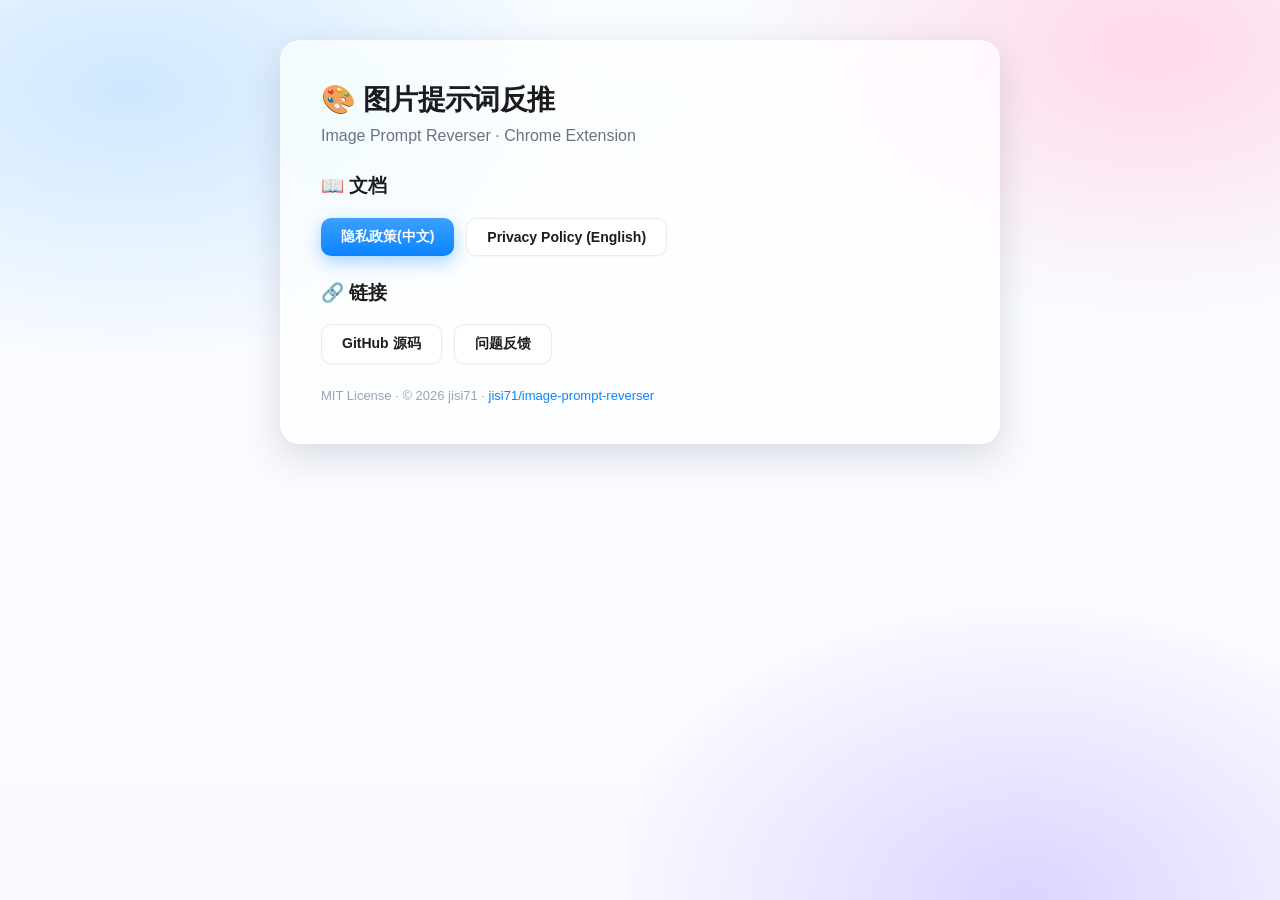
<file: docs/index.html>
<!DOCTYPE html>
<html lang="zh-CN">
<head>
<meta charset="UTF-8" />
<meta name="viewport" content="width=device-width, initial-scale=1.0" />
<title>Image Prompt Reverser · 图片提示词反推</title>
<style>
  * { box-sizing: border-box; }
  body {
    margin: 0;
    font-family: -apple-system, BlinkMacSystemFont, "SF Pro Display",
                 "PingFang SC", "Microsoft YaHei", sans-serif;
    background:
      radial-gradient(60% 50% at 10% 10%, #cfe8ff 0%, transparent 60%),
      radial-gradient(55% 50% at 90% 5%, #ffd8ec 0%, transparent 60%),
      radial-gradient(55% 55% at 80% 100%, #dcd4ff 0%, transparent 60%),
      linear-gradient(180deg, #f8fcff 0%, #fbf9ff 100%);
    background-attachment: fixed;
    min-height: 100vh;
    color: #1c1c1e;
    padding: 40px 20px;
  }
  .wrap { max-width: 720px; margin: 0 auto; }
  .card {
    background: rgba(255,255,255,0.7);
    -webkit-backdrop-filter: blur(30px) saturate(180%);
    backdrop-filter: blur(30px) saturate(180%);
    border: 1px solid rgba(255,255,255,0.55);
    border-radius: 20px;
    padding: 40px;
    box-shadow: 0 12px 36px rgba(22,28,50,0.14);
  }
  h1 { margin: 0 0 8px; font-size: 28px; letter-spacing: -0.02em; }
  .sub { color: #6b7280; margin-bottom: 28px; }
  .links { display: flex; gap: 12px; flex-wrap: wrap; margin-bottom: 24px; }
  a.btn {
    display: inline-block;
    padding: 10px 20px;
    background: linear-gradient(180deg, #3da0ff 0%, #0a84ff 100%);
    color: #fff;
    text-decoration: none;
    border-radius: 10px;
    font-weight: 600;
    font-size: 14px;
    box-shadow: 0 6px 18px rgba(10,132,255,0.35);
  }
  a.btn.secondary {
    background: rgba(255,255,255,0.8);
    color: #1c1c1e;
    border: 1px solid rgba(15,23,42,0.08);
    box-shadow: 0 1px 2px rgba(22,28,50,0.04);
  }
  a.btn:hover { filter: brightness(1.05); }
  .foot { margin-top: 24px; color: #9aa3b2; font-size: 13px; }
  .foot a { color: #0a84ff; text-decoration: none; }
</style>
</head>
<body>
  <div class="wrap">
    <div class="card">
      <h1>🎨 图片提示词反推</h1>
      <div class="sub">Image Prompt Reverser · Chrome Extension</div>

      <h3>📖 文档</h3>
      <div class="links">
        <a class="btn" href="./privacy.zh.html">隐私政策(中文)</a>
        <a class="btn secondary" href="./privacy.en.html">Privacy Policy (English)</a>
      </div>

      <h3>🔗 链接</h3>
      <div class="links">
        <a class="btn secondary" href="https://github.com/jisi71/image-prompt-reverser">GitHub 源码</a>
        <a class="btn secondary" href="https://github.com/jisi71/image-prompt-reverser/issues">问题反馈</a>
      </div>

      <div class="foot">
        MIT License · © 2026 jisi71 ·
        <a href="https://github.com/jisi71/image-prompt-reverser">jisi71/image-prompt-reverser</a>
      </div>
    </div>
  </div>
</body>
</html>
</file>
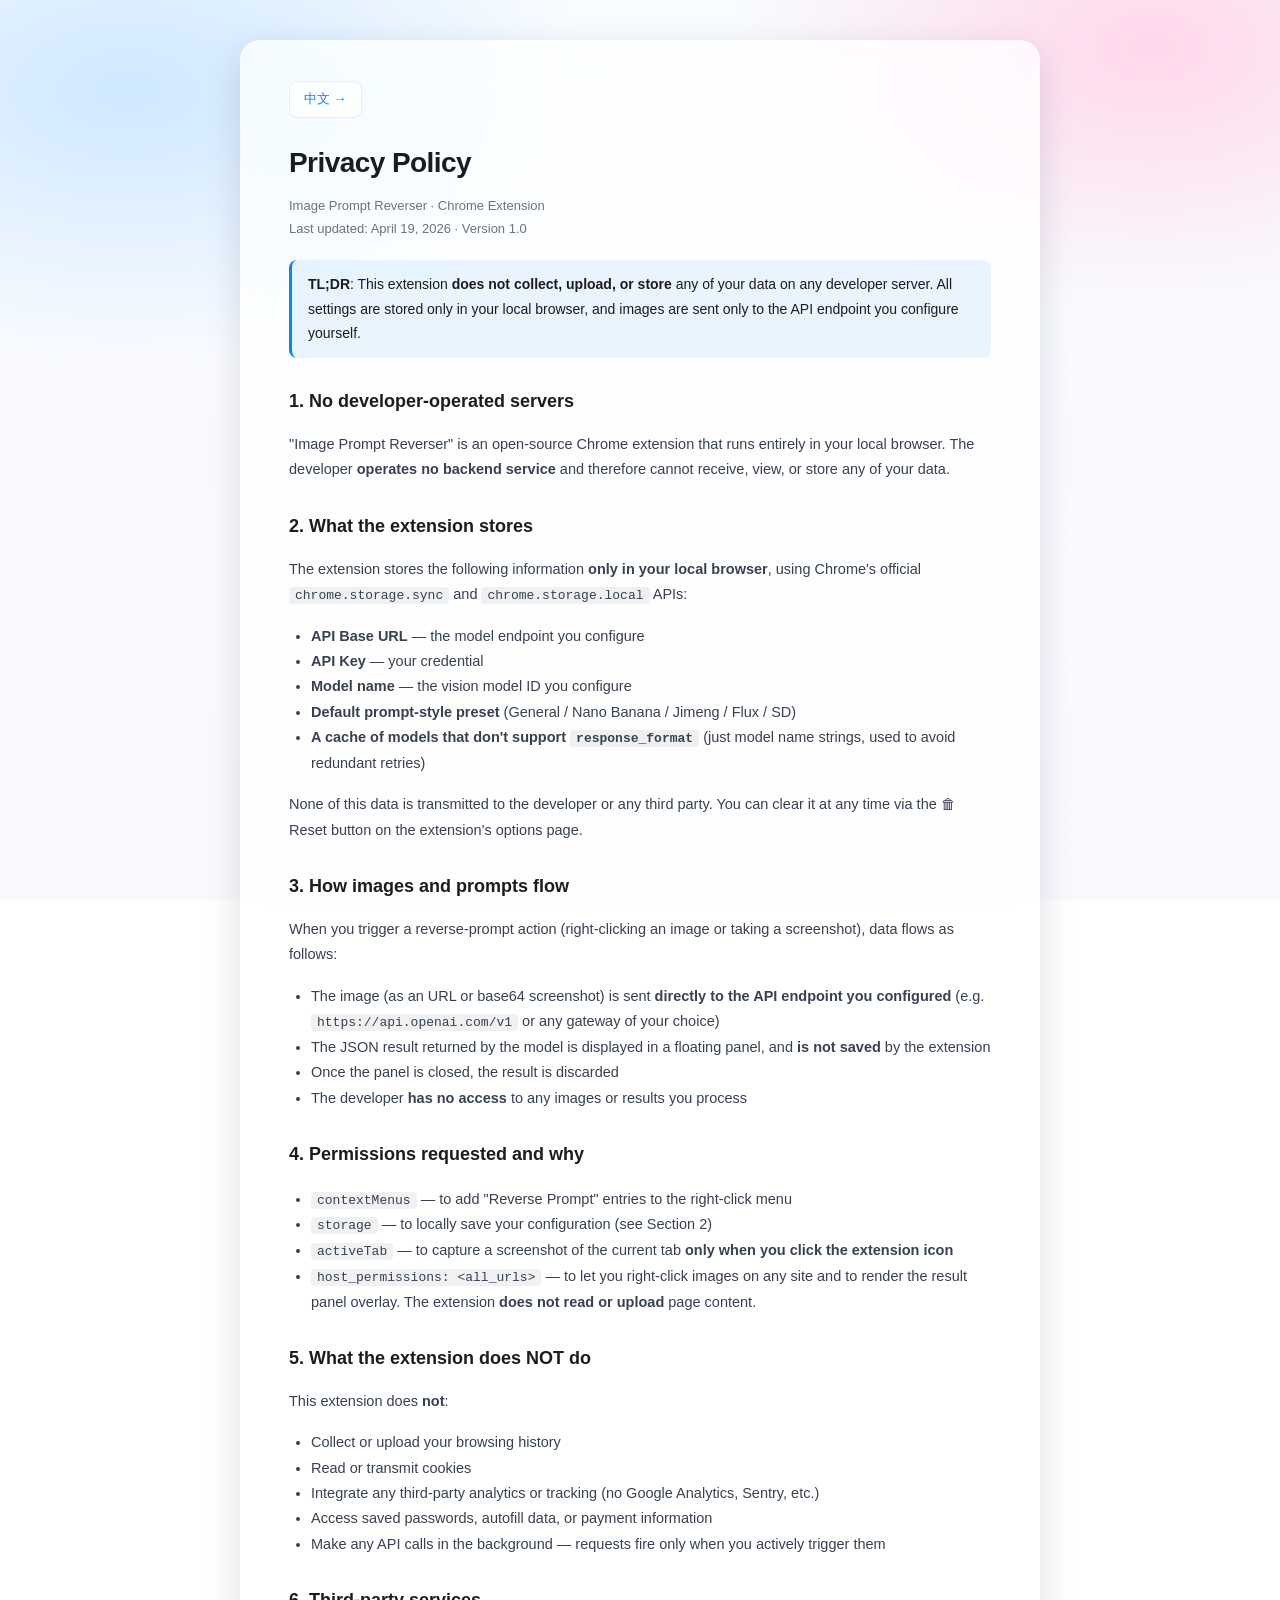
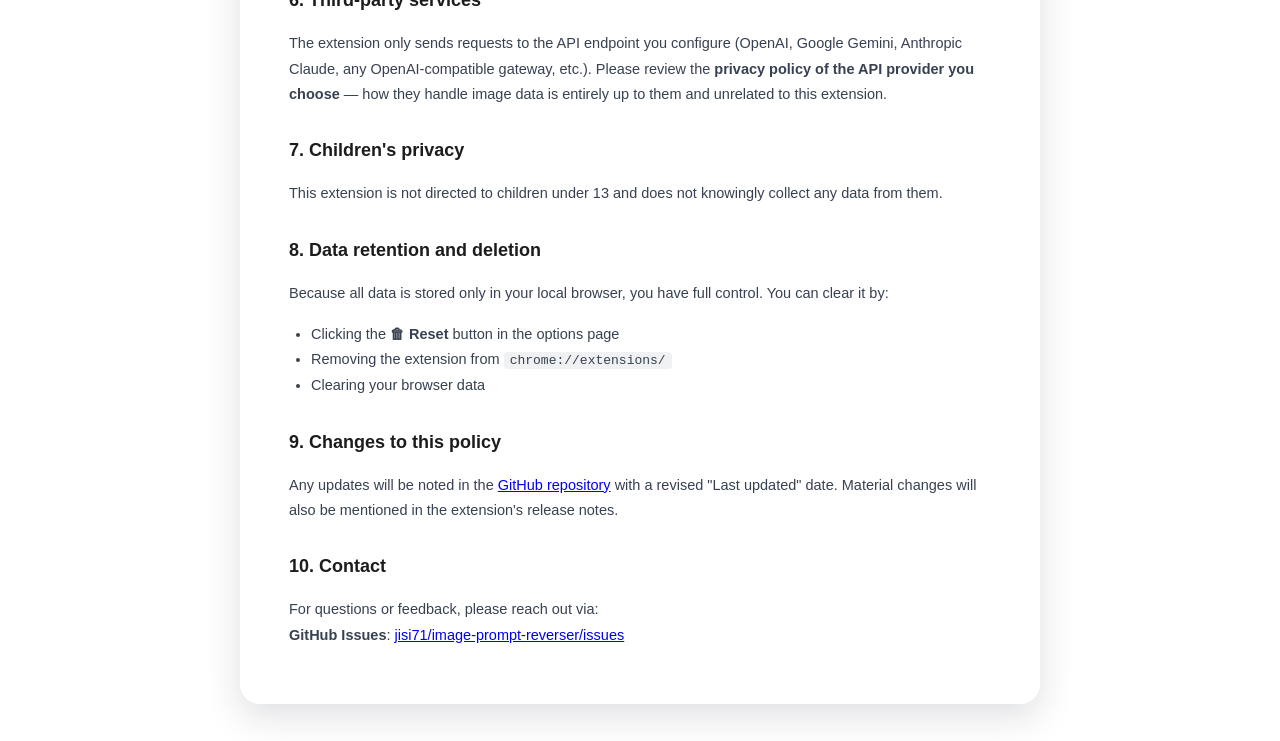
<file: docs/privacy.en.html>
<!DOCTYPE html>
<html lang="en">
<head>
<meta charset="UTF-8" />
<meta name="viewport" content="width=device-width, initial-scale=1.0" />
<title>Privacy Policy · Image Prompt Reverser</title>
<style>
  * { box-sizing: border-box; }
  body {
    margin: 0;
    font-family: -apple-system, BlinkMacSystemFont, "SF Pro Display",
                 "Segoe UI", Roboto, sans-serif;
    background:
      radial-gradient(60% 50% at 10% 10%, #cfe8ff 0%, transparent 60%),
      radial-gradient(55% 50% at 90% 5%, #ffd8ec 0%, transparent 60%),
      linear-gradient(180deg, #f8fcff 0%, #fbf9ff 100%);
    background-attachment: fixed;
    min-height: 100vh;
    color: #1c1c1e;
    padding: 40px 20px;
    line-height: 1.75;
  }
  .wrap { max-width: 800px; margin: 0 auto; }
  .card {
    background: rgba(255,255,255,0.75);
    -webkit-backdrop-filter: blur(30px) saturate(180%);
    backdrop-filter: blur(30px) saturate(180%);
    border: 1px solid rgba(255,255,255,0.55);
    border-radius: 20px;
    padding: 40px 48px;
    box-shadow: 0 12px 36px rgba(22,28,50,0.14);
  }
  h1 { margin: 0 0 8px; font-size: 28px; letter-spacing: -0.02em; }
  h2 { margin: 28px 0 8px; font-size: 18px; color: #1c1c1e; }
  .meta { color: #6b7280; margin-bottom: 20px; font-size: 13px; }
  p, li { font-size: 14.5px; color: #374151; }
  ul { padding-left: 22px; }
  code {
    background: rgba(15,23,42,0.06);
    padding: 1px 6px;
    border-radius: 4px;
    font-size: 13px;
    font-family: ui-monospace, Menlo, Consolas, monospace;
  }
  .lang-switch {
    display: inline-block;
    padding: 6px 14px;
    background: rgba(255,255,255,0.8);
    border: 1px solid rgba(15,23,42,0.08);
    border-radius: 8px;
    color: #0a84ff;
    text-decoration: none;
    font-size: 13px;
    margin-bottom: 20px;
  }
  .tip {
    background: rgba(10,132,255,0.08);
    border-left: 3px solid #0a84ff;
    padding: 12px 16px;
    border-radius: 8px;
    margin: 16px 0;
    font-size: 14px;
    color: #1c1c1e;
  }
</style>
</head>
<body>
<div class="wrap"><div class="card">
  <a class="lang-switch" href="./privacy.zh.html">中文 →</a>

  <h1>Privacy Policy</h1>
  <div class="meta">
    Image Prompt Reverser · Chrome Extension<br/>
    Last updated: April 19, 2026 · Version 1.0
  </div>

  <div class="tip">
    <b>TL;DR</b>: This extension <b>does not collect, upload, or store</b> any of your data on any developer server.
    All settings are stored only in your local browser, and images are sent only to the API endpoint you configure yourself.
  </div>

  <h2>1. No developer-operated servers</h2>
  <p>"Image Prompt Reverser" is an open-source Chrome extension that runs entirely in your local browser. The developer <b>operates no backend service</b> and therefore cannot receive, view, or store any of your data.</p>

  <h2>2. What the extension stores</h2>
  <p>The extension stores the following information <b>only in your local browser</b>, using Chrome's official <code>chrome.storage.sync</code> and <code>chrome.storage.local</code> APIs:</p>
  <ul>
    <li><b>API Base URL</b> — the model endpoint you configure</li>
    <li><b>API Key</b> — your credential</li>
    <li><b>Model name</b> — the vision model ID you configure</li>
    <li><b>Default prompt-style preset</b> (General / Nano Banana / Jimeng / Flux / SD)</li>
    <li><b>A cache of models that don't support <code>response_format</code></b> (just model name strings, used to avoid redundant retries)</li>
  </ul>
  <p>None of this data is transmitted to the developer or any third party. You can clear it at any time via the 🗑 Reset button on the extension's options page.</p>

  <h2>3. How images and prompts flow</h2>
  <p>When you trigger a reverse-prompt action (right-clicking an image or taking a screenshot), data flows as follows:</p>
  <ul>
    <li>The image (as an URL or base64 screenshot) is sent <b>directly to the API endpoint you configured</b> (e.g. <code>https://api.openai.com/v1</code> or any gateway of your choice)</li>
    <li>The JSON result returned by the model is displayed in a floating panel, and <b>is not saved</b> by the extension</li>
    <li>Once the panel is closed, the result is discarded</li>
    <li>The developer <b>has no access</b> to any images or results you process</li>
  </ul>

  <h2>4. Permissions requested and why</h2>
  <ul>
    <li><code>contextMenus</code> — to add "Reverse Prompt" entries to the right-click menu</li>
    <li><code>storage</code> — to locally save your configuration (see Section 2)</li>
    <li><code>activeTab</code> — to capture a screenshot of the current tab <b>only when you click the extension icon</b></li>
    <li><code>host_permissions: &lt;all_urls&gt;</code> — to let you right-click images on any site and to render the result panel overlay. The extension <b>does not read or upload</b> page content.</li>
  </ul>

  <h2>5. What the extension does NOT do</h2>
  <p>This extension does <b>not</b>:</p>
  <ul>
    <li>Collect or upload your browsing history</li>
    <li>Read or transmit cookies</li>
    <li>Integrate any third-party analytics or tracking (no Google Analytics, Sentry, etc.)</li>
    <li>Access saved passwords, autofill data, or payment information</li>
    <li>Make any API calls in the background — requests fire only when you actively trigger them</li>
  </ul>

  <h2>6. Third-party services</h2>
  <p>The extension only sends requests to the API endpoint you configure (OpenAI, Google Gemini, Anthropic Claude, any OpenAI-compatible gateway, etc.). Please review the <b>privacy policy of the API provider you choose</b> — how they handle image data is entirely up to them and unrelated to this extension.</p>

  <h2>7. Children's privacy</h2>
  <p>This extension is not directed to children under 13 and does not knowingly collect any data from them.</p>

  <h2>8. Data retention and deletion</h2>
  <p>Because all data is stored only in your local browser, you have full control. You can clear it by:</p>
  <ul>
    <li>Clicking the <b>🗑 Reset</b> button in the options page</li>
    <li>Removing the extension from <code>chrome://extensions/</code></li>
    <li>Clearing your browser data</li>
  </ul>

  <h2>9. Changes to this policy</h2>
  <p>Any updates will be noted in the <a href="https://github.com/jisi71/image-prompt-reverser">GitHub repository</a> with a revised "Last updated" date. Material changes will also be mentioned in the extension's release notes.</p>

  <h2>10. Contact</h2>
  <p>
    For questions or feedback, please reach out via:<br/>
    <b>GitHub Issues</b>: <a href="https://github.com/jisi71/image-prompt-reverser/issues">jisi71/image-prompt-reverser/issues</a>
  </p>
</div></div>
</body>
</html>
</file>
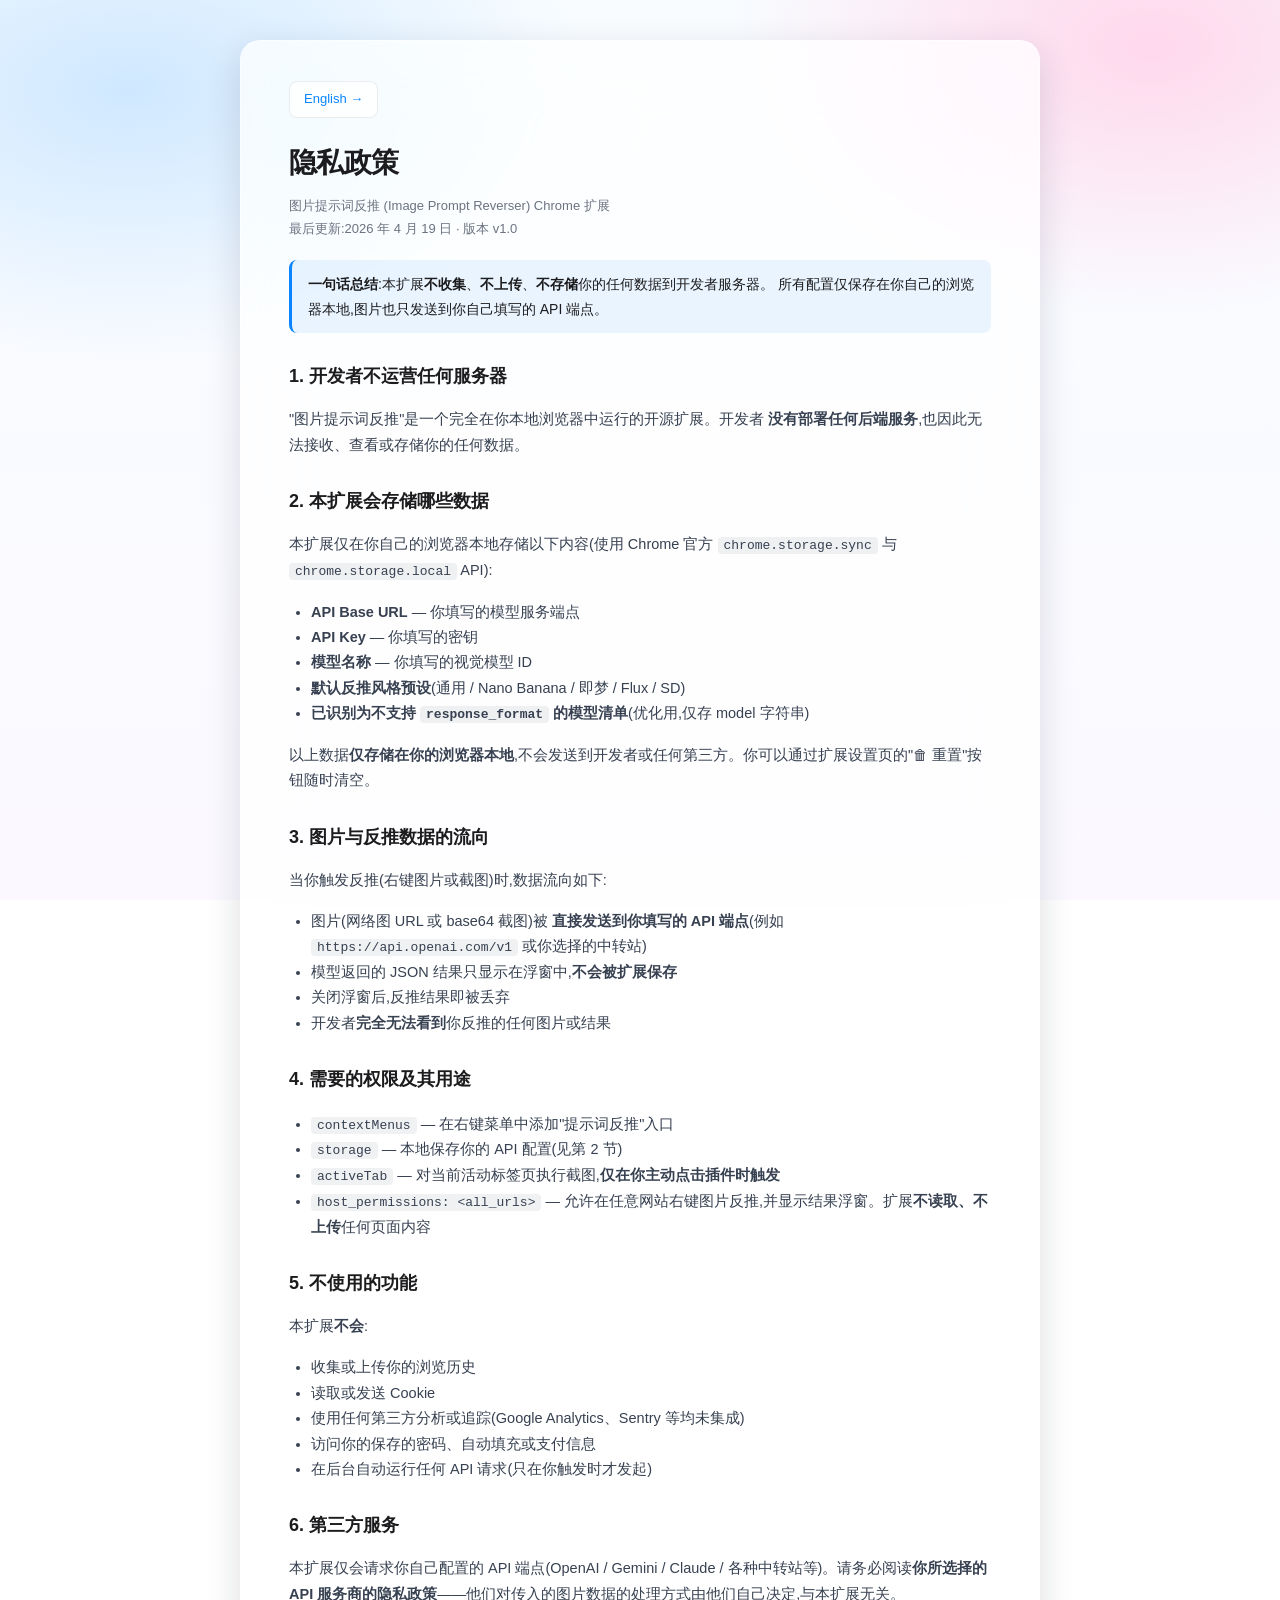
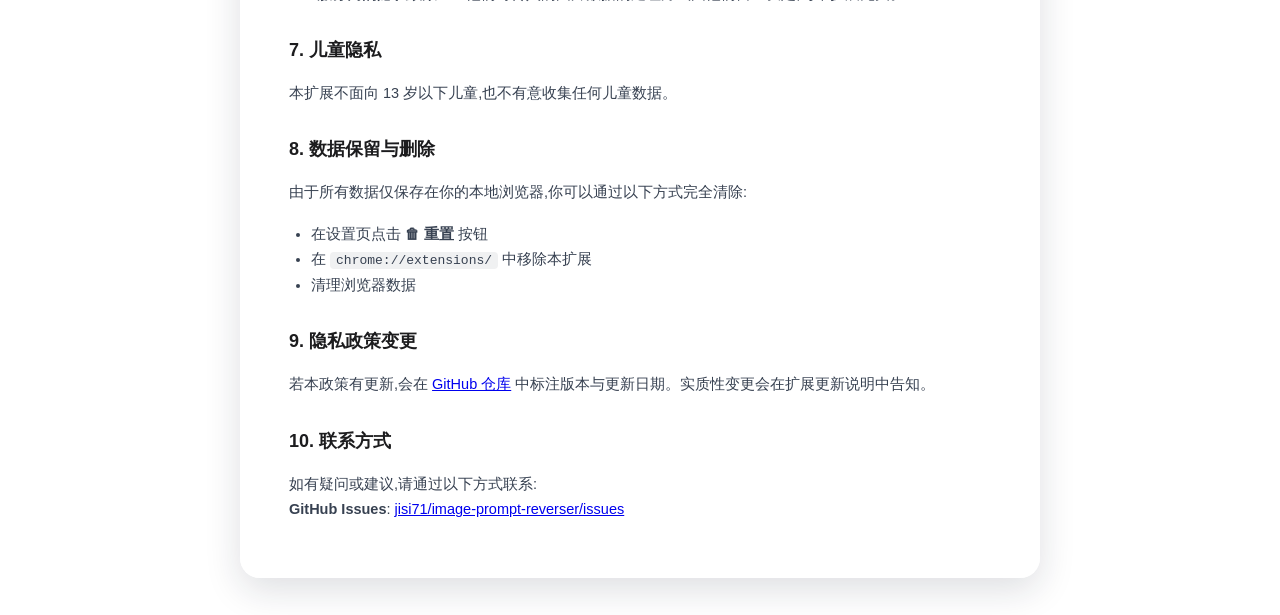
<file: docs/privacy.zh.html>
<!DOCTYPE html>
<html lang="zh-CN">
<head>
<meta charset="UTF-8" />
<meta name="viewport" content="width=device-width, initial-scale=1.0" />
<title>隐私政策 · 图片提示词反推</title>
<style>
  * { box-sizing: border-box; }
  body {
    margin: 0;
    font-family: -apple-system, BlinkMacSystemFont, "SF Pro Display",
                 "PingFang SC", "Microsoft YaHei", sans-serif;
    background:
      radial-gradient(60% 50% at 10% 10%, #cfe8ff 0%, transparent 60%),
      radial-gradient(55% 50% at 90% 5%, #ffd8ec 0%, transparent 60%),
      linear-gradient(180deg, #f8fcff 0%, #fbf9ff 100%);
    background-attachment: fixed;
    min-height: 100vh;
    color: #1c1c1e;
    padding: 40px 20px;
    line-height: 1.75;
  }
  .wrap { max-width: 800px; margin: 0 auto; }
  .card {
    background: rgba(255,255,255,0.75);
    -webkit-backdrop-filter: blur(30px) saturate(180%);
    backdrop-filter: blur(30px) saturate(180%);
    border: 1px solid rgba(255,255,255,0.55);
    border-radius: 20px;
    padding: 40px 48px;
    box-shadow: 0 12px 36px rgba(22,28,50,0.14);
  }
  h1 { margin: 0 0 8px; font-size: 28px; letter-spacing: -0.02em; }
  h2 { margin: 28px 0 8px; font-size: 18px; color: #1c1c1e; }
  h3 { margin: 18px 0 6px; font-size: 15px; color: #374151; }
  .meta { color: #6b7280; margin-bottom: 20px; font-size: 13px; }
  p, li { font-size: 14.5px; color: #374151; }
  ul { padding-left: 22px; }
  code {
    background: rgba(15,23,42,0.06);
    padding: 1px 6px;
    border-radius: 4px;
    font-size: 13px;
    font-family: ui-monospace, Menlo, Consolas, monospace;
  }
  .lang-switch {
    display: inline-block;
    padding: 6px 14px;
    background: rgba(255,255,255,0.8);
    border: 1px solid rgba(15,23,42,0.08);
    border-radius: 8px;
    color: #0a84ff;
    text-decoration: none;
    font-size: 13px;
    margin-bottom: 20px;
  }
  .tip {
    background: rgba(10,132,255,0.08);
    border-left: 3px solid #0a84ff;
    padding: 12px 16px;
    border-radius: 8px;
    margin: 16px 0;
    font-size: 14px;
    color: #1c1c1e;
  }
</style>
</head>
<body>
<div class="wrap"><div class="card">
  <a class="lang-switch" href="./privacy.en.html">English →</a>

  <h1>隐私政策</h1>
  <div class="meta">
    图片提示词反推 (Image Prompt Reverser) Chrome 扩展<br/>
    最后更新:2026 年 4 月 19 日 · 版本 v1.0
  </div>

  <div class="tip">
    <b>一句话总结</b>:本扩展<b>不收集</b>、<b>不上传</b>、<b>不存储</b>你的任何数据到开发者服务器。
    所有配置仅保存在你自己的浏览器本地,图片也只发送到你自己填写的 API 端点。
  </div>

  <h2>1. 开发者不运营任何服务器</h2>
  <p>"图片提示词反推"是一个完全在你本地浏览器中运行的开源扩展。开发者 <b>没有部署任何后端服务</b>,也因此无法接收、查看或存储你的任何数据。</p>

  <h2>2. 本扩展会存储哪些数据</h2>
  <p>本扩展仅在你自己的浏览器本地存储以下内容(使用 Chrome 官方 <code>chrome.storage.sync</code> 与 <code>chrome.storage.local</code> API):</p>
  <ul>
    <li><b>API Base URL</b> — 你填写的模型服务端点</li>
    <li><b>API Key</b> — 你填写的密钥</li>
    <li><b>模型名称</b> — 你填写的视觉模型 ID</li>
    <li><b>默认反推风格预设</b>(通用 / Nano Banana / 即梦 / Flux / SD)</li>
    <li><b>已识别为不支持 <code>response_format</code> 的模型清单</b>(优化用,仅存 model 字符串)</li>
  </ul>
  <p>以上数据<b>仅存储在你的浏览器本地</b>,不会发送到开发者或任何第三方。你可以通过扩展设置页的"🗑 重置"按钮随时清空。</p>

  <h2>3. 图片与反推数据的流向</h2>
  <p>当你触发反推(右键图片或截图)时,数据流向如下:</p>
  <ul>
    <li>图片(网络图 URL 或 base64 截图)被 <b>直接发送到你填写的 API 端点</b>(例如 <code>https://api.openai.com/v1</code> 或你选择的中转站)</li>
    <li>模型返回的 JSON 结果只显示在浮窗中,<b>不会被扩展保存</b></li>
    <li>关闭浮窗后,反推结果即被丢弃</li>
    <li>开发者<b>完全无法看到</b>你反推的任何图片或结果</li>
  </ul>

  <h2>4. 需要的权限及其用途</h2>
  <ul>
    <li><code>contextMenus</code> — 在右键菜单中添加"提示词反推"入口</li>
    <li><code>storage</code> — 本地保存你的 API 配置(见第 2 节)</li>
    <li><code>activeTab</code> — 对当前活动标签页执行截图,<b>仅在你主动点击插件时触发</b></li>
    <li><code>host_permissions: &lt;all_urls&gt;</code> — 允许在任意网站右键图片反推,并显示结果浮窗。扩展<b>不读取、不上传</b>任何页面内容</li>
  </ul>

  <h2>5. 不使用的功能</h2>
  <p>本扩展<b>不会</b>:</p>
  <ul>
    <li>收集或上传你的浏览历史</li>
    <li>读取或发送 Cookie</li>
    <li>使用任何第三方分析或追踪(Google Analytics、Sentry 等均未集成)</li>
    <li>访问你的保存的密码、自动填充或支付信息</li>
    <li>在后台自动运行任何 API 请求(只在你触发时才发起)</li>
  </ul>

  <h2>6. 第三方服务</h2>
  <p>本扩展仅会请求你自己配置的 API 端点(OpenAI / Gemini / Claude / 各种中转站等)。请务必阅读<b>你所选择的 API 服务商的隐私政策</b>——他们对传入的图片数据的处理方式由他们自己决定,与本扩展无关。</p>

  <h2>7. 儿童隐私</h2>
  <p>本扩展不面向 13 岁以下儿童,也不有意收集任何儿童数据。</p>

  <h2>8. 数据保留与删除</h2>
  <p>由于所有数据仅保存在你的本地浏览器,你可以通过以下方式完全清除:</p>
  <ul>
    <li>在设置页点击 <b>🗑 重置</b> 按钮</li>
    <li>在 <code>chrome://extensions/</code> 中移除本扩展</li>
    <li>清理浏览器数据</li>
  </ul>

  <h2>9. 隐私政策变更</h2>
  <p>若本政策有更新,会在 <a href="https://github.com/jisi71/image-prompt-reverser">GitHub 仓库</a> 中标注版本与更新日期。实质性变更会在扩展更新说明中告知。</p>

  <h2>10. 联系方式</h2>
  <p>
    如有疑问或建议,请通过以下方式联系:<br/>
    <b>GitHub Issues</b>: <a href="https://github.com/jisi71/image-prompt-reverser/issues">jisi71/image-prompt-reverser/issues</a>
  </p>
</div></div>
</body>
</html>
</file>
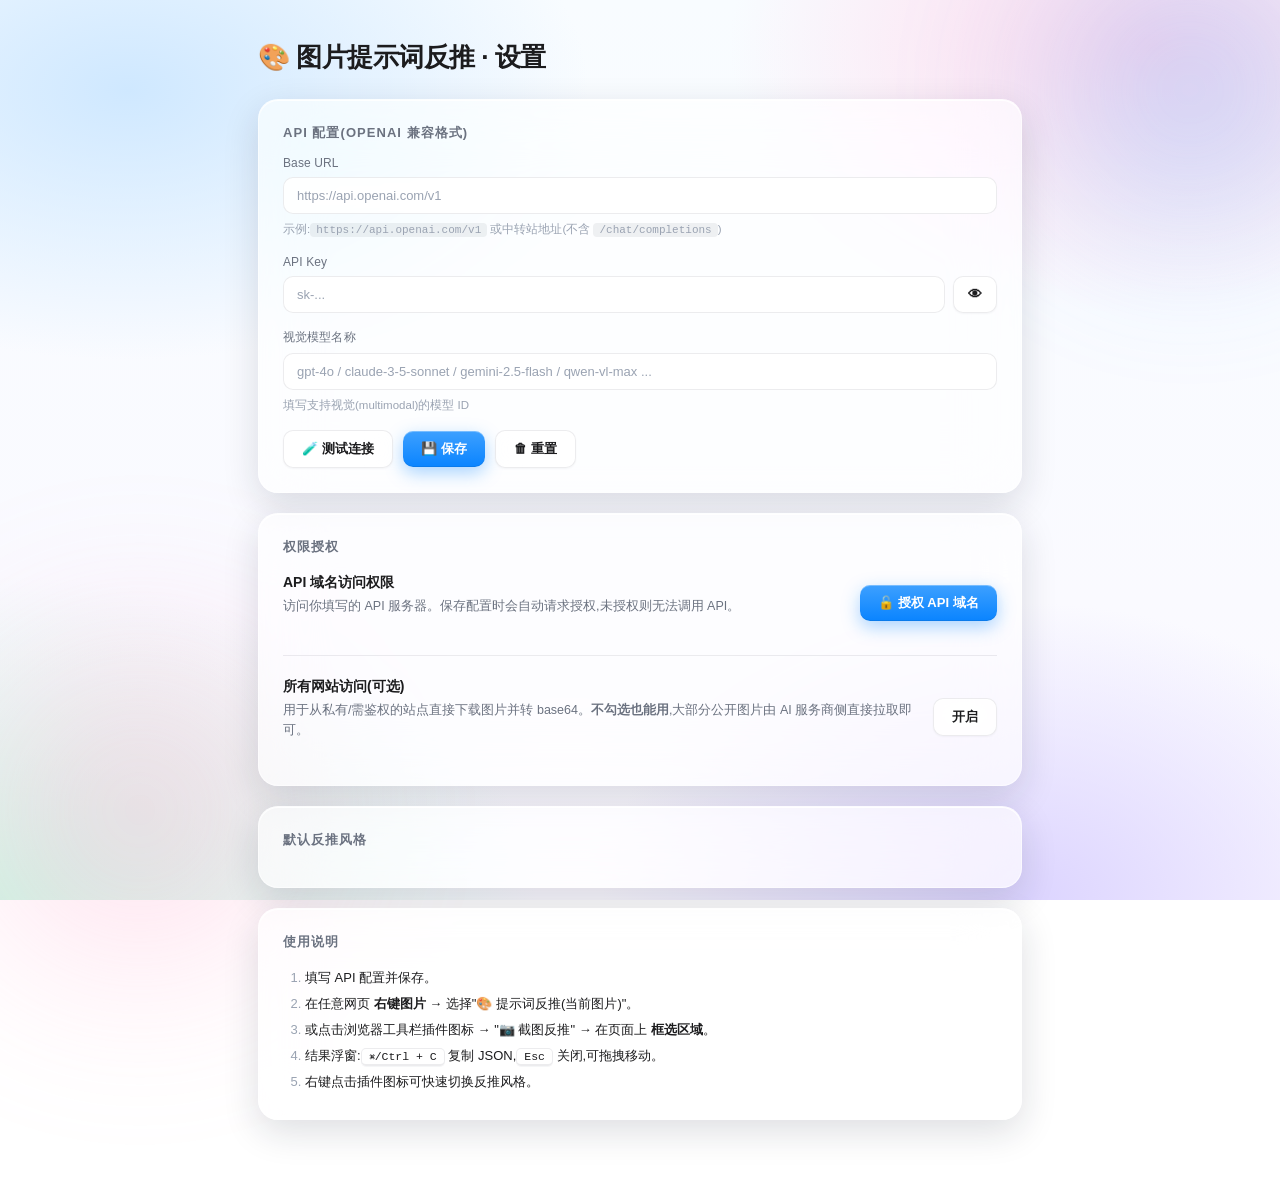
<file: options/options.html>
<!DOCTYPE html>
<html lang="zh-CN">
<head>
  <meta charset="UTF-8" />
  <title>图片提示词反推 · 设置</title>
  <link rel="stylesheet" href="options.css" />
</head>
<body>
  <div class="container">
    <h1>🎨 图片提示词反推 · 设置</h1>

    <section class="card">
      <h2>API 配置(OpenAI 兼容格式)</h2>
      <div class="row">
        <label>Base URL</label>
        <input id="baseUrl" type="text" placeholder="https://api.openai.com/v1" />
        <small>示例:<code>https://api.openai.com/v1</code> 或中转站地址(不含 <code>/chat/completions</code>)</small>
      </div>
      <div class="row">
        <label>API Key</label>
        <div class="input-group">
          <input id="apiKey" type="password" placeholder="sk-..." />
          <button id="toggle-key" type="button" class="secondary small" title="显示/隐藏">👁</button>
        </div>
      </div>
      <div class="row">
        <label>视觉模型名称</label>
        <input id="model" type="text" placeholder="gpt-4o / claude-3-5-sonnet / gemini-2.5-flash / qwen-vl-max ..." />
        <small>填写支持视觉(multimodal)的模型 ID</small>
      </div>
      <div class="row actions">
        <button id="btn-test" class="secondary">🧪 测试连接</button>
        <button id="btn-save" class="primary">💾 保存</button>
        <button id="btn-reset" class="secondary">🗑 重置</button>
        <span id="msg"></span>
      </div>
    </section>

    <section class="card">
      <h2>权限授权</h2>
      <div class="perm-row">
        <div>
          <div class="perm-title">API 域名访问权限</div>
          <div class="perm-desc">访问你填写的 API 服务器。保存配置时会自动请求授权,未授权则无法调用 API。</div>
          <div id="perm-api-status" class="perm-status"></div>
        </div>
        <button id="btn-grant-api" class="primary">🔓 授权 API 域名</button>
      </div>
      <div class="perm-divider"></div>
      <div class="perm-row">
        <div>
          <div class="perm-title">所有网站访问(可选)</div>
          <div class="perm-desc">用于从私有/需鉴权的站点直接下载图片并转 base64。<b>不勾选也能用</b>,大部分公开图片由 AI 服务商侧直接拉取即可。</div>
          <div id="perm-all-status" class="perm-status"></div>
        </div>
        <div class="perm-actions">
          <button id="btn-grant-all" class="secondary">开启</button>
          <button id="btn-revoke-all" class="secondary" style="display:none">关闭</button>
        </div>
      </div>
    </section>

    <section class="card">
      <h2>默认反推风格</h2>
      <div class="presets" id="presets"></div>
    </section>

    <section class="card">
      <h2>使用说明</h2>
      <ol class="usage">
        <li>填写 API 配置并保存。</li>
        <li>在任意网页 <b>右键图片</b> → 选择"🎨 提示词反推(当前图片)"。</li>
        <li>或点击浏览器工具栏插件图标 → "📷 截图反推" → 在页面上 <b>框选区域</b>。</li>
        <li>结果浮窗:<kbd>⌘/Ctrl + C</kbd> 复制 JSON,<kbd>Esc</kbd> 关闭,可拖拽移动。</li>
        <li>右键点击插件图标可快速切换反推风格。</li>
      </ol>
    </section>
  </div>
  <script src="options.js" type="module"></script>
</body>
</html>
</file>
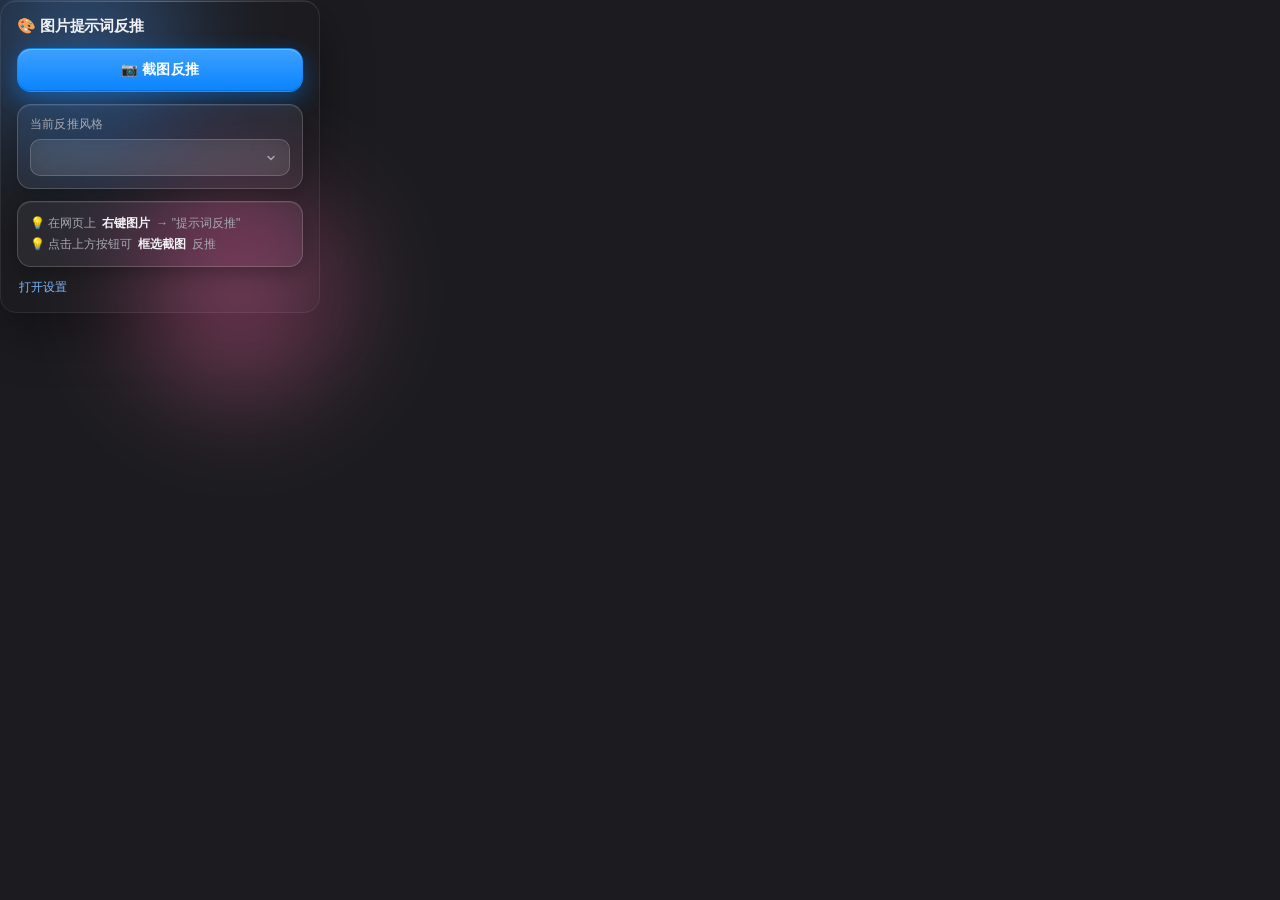
<file: popup/popup.html>
<!DOCTYPE html>
<html lang="zh-CN">
<head>
  <meta charset="UTF-8" />
  <title>图片提示词反推</title>
  <link rel="stylesheet" href="popup.css" />
</head>
<body>
  <div class="wrap">
    <div class="title">🎨 图片提示词反推</div>

    <button id="btn-capture" class="primary">📷 截图反推</button>

    <div class="section">
      <div class="label">当前反推风格</div>
      <select id="preset-select"></select>
    </div>

    <div class="tips">
      <div>💡 在网页上 <b>右键图片</b> → "提示词反推"</div>
      <div>💡 点击上方按钮可 <b>框选截图</b> 反推</div>
    </div>

    <div class="footer">
      <a href="#" id="open-options">打开设置</a>
      <span id="status"></span>
    </div>
  </div>
  <script src="popup.js"></script>
</body>
</html>
</file>
<file: options/options.css>
/* ============ Apple Glass · Options ============ */
:root {
  --accent: #0a84ff;
  --accent-grad: linear-gradient(180deg, #3da0ff 0%, #0a84ff 100%);
  --text: #1c1c1e;
  --text-muted: #6b7280;
  --text-faint: #9aa3b2;
  --glass-bg: rgba(255, 255, 255, 0.66);
  --glass-bg-strong: rgba(255, 255, 255, 0.82);
  --glass-border: rgba(255, 255, 255, 0.55);
  --glass-shadow:
    0 12px 36px rgba(22, 28, 50, 0.14),
    0 1px 0 rgba(255, 255, 255, 0.9) inset;
  --stroke: rgba(15, 23, 42, 0.08);
  --stroke-strong: rgba(15, 23, 42, 0.14);
  --danger: #ff3b30;
  --ok: #16a34a;
}

* { box-sizing: border-box; }
html, body { margin: 0; padding: 0; }
body {
  font-family: -apple-system, BlinkMacSystemFont, "SF Pro Display", "SF Pro Text",
               "PingFang SC", "Microsoft YaHei", sans-serif;
  font-size: 14px;
  color: var(--text);
  min-height: 100vh;
  background:
    radial-gradient(60% 50% at 10% 10%, #cfe8ff 0%, transparent 60%),
    radial-gradient(55% 50% at 90% 5%, #ffd8ec 0%, transparent 60%),
    radial-gradient(55% 55% at 80% 100%, #dcd4ff 0%, transparent 60%),
    radial-gradient(70% 60% at 0% 100%, #d0f7e6 0%, transparent 60%),
    linear-gradient(180deg, #f8fcff 0%, #fbf9ff 100%);
  background-attachment: fixed;
  position: relative;
  overflow-x: hidden;
}

/* 背景装饰色斑 */
body::before {
  content: '';
  position: fixed;
  top: -120px; right: -120px;
  width: 420px; height: 420px;
  border-radius: 50%;
  background: radial-gradient(circle, #7ab8ff 0%, transparent 70%);
  filter: blur(70px);
  opacity: 0.45;
  pointer-events: none;
  z-index: 0;
}
body::after {
  content: '';
  position: fixed;
  bottom: -150px; left: -100px;
  width: 480px; height: 480px;
  border-radius: 50%;
  background: radial-gradient(circle, #ff9ec7 0%, transparent 70%);
  filter: blur(80px);
  opacity: 0.4;
  pointer-events: none;
  z-index: 0;
}

.container {
  position: relative;
  z-index: 1;
  max-width: 820px;
  margin: 0 auto;
  padding: 40px 28px 56px;
}

h1 {
  font-size: 26px;
  font-weight: 700;
  letter-spacing: -0.02em;
  margin: 0 0 24px;
  color: var(--text);
}

h2 {
  font-size: 13px;
  font-weight: 600;
  margin: 0 0 14px;
  color: var(--text-muted);
  text-transform: uppercase;
  letter-spacing: 0.08em;
}

/* 玻璃卡片 */
.card {
  background: var(--glass-bg);
  -webkit-backdrop-filter: blur(30px) saturate(180%);
  backdrop-filter: blur(30px) saturate(180%);
  border: 1px solid var(--glass-border);
  border-radius: 20px;
  padding: 24px;
  margin-bottom: 20px;
  box-shadow: var(--glass-shadow);
}

/* 行 */
.row {
  display: flex;
  flex-direction: column;
  gap: 7px;
  margin-bottom: 16px;
}
.row label {
  font-size: 12px;
  color: var(--text-muted);
  font-weight: 500;
  letter-spacing: 0.01em;
}
.row input {
  background: var(--glass-bg-strong);
  -webkit-backdrop-filter: blur(12px);
  backdrop-filter: blur(12px);
  color: var(--text);
  border: 1px solid var(--stroke);
  border-radius: 10px;
  padding: 10px 13px;
  font-size: 13px;
  outline: none;
  transition: border-color 0.15s, box-shadow 0.15s, background 0.15s;
  font-family: inherit;
}
.row input:hover { border-color: var(--stroke-strong); }
.row input:focus {
  border-color: var(--accent);
  box-shadow: 0 0 0 3px rgba(10, 132, 255, 0.18);
  background: #fff;
}
.row input::placeholder { color: var(--text-faint); }
.row small {
  font-size: 11.5px;
  color: var(--text-faint);
  line-height: 1.5;
}
.row small code {
  background: rgba(15, 23, 42, 0.06);
  padding: 1px 6px;
  border-radius: 4px;
  font-size: 11px;
  font-family: ui-monospace, SFMono-Regular, Menlo, Consolas, monospace;
}

/* 输入+按钮一组 */
.input-group {
  display: flex;
  gap: 8px;
  align-items: stretch;
}
.input-group input { flex: 1; }
.input-group button.small {
  padding: 0 14px;
  font-size: 14px;
  min-width: 44px;
}

.row.actions {
  flex-direction: row;
  align-items: center;
  gap: 10px;
  margin-bottom: 0;
  margin-top: 6px;
  flex-wrap: wrap;
}

/* 按钮 */
button {
  border: none;
  border-radius: 10px;
  padding: 9px 18px;
  font-size: 13px;
  font-weight: 600;
  cursor: pointer;
  transition: transform 0.12s, box-shadow 0.2s, filter 0.15s, background 0.15s;
  font-family: inherit;
  letter-spacing: 0.005em;
}
button.primary {
  background: var(--accent-grad);
  color: #fff;
  box-shadow:
    0 6px 18px rgba(10, 132, 255, 0.35),
    0 1px 0 rgba(255, 255, 255, 0.3) inset,
    0 -1px 0 rgba(0, 0, 0, 0.08) inset;
}
button.primary:hover { filter: brightness(1.05); }
button.primary:active {
  transform: translateY(1px) scale(0.99);
  box-shadow:
    0 3px 10px rgba(10, 132, 255, 0.3),
    0 1px 0 rgba(255, 255, 255, 0.2) inset;
}
button.secondary {
  background: rgba(255, 255, 255, 0.75);
  -webkit-backdrop-filter: blur(12px);
  backdrop-filter: blur(12px);
  color: var(--text);
  border: 1px solid var(--stroke);
  box-shadow:
    0 1px 2px rgba(22, 28, 50, 0.04),
    0 1px 0 rgba(255, 255, 255, 0.9) inset;
}
button.secondary:hover {
  background: #fff;
  border-color: var(--stroke-strong);
}
button.secondary:active { transform: translateY(1px); }

#msg {
  font-size: 12.5px;
  margin-left: 4px;
  font-weight: 500;
}
#msg.ok { color: var(--ok); }
#msg.err { color: var(--danger); }

/* 预设卡片网格 */
.presets {
  display: grid;
  grid-template-columns: repeat(auto-fill, minmax(180px, 1fr));
  gap: 12px;
}
.preset-item {
  position: relative;
  border: 1px solid var(--stroke);
  background: rgba(255, 255, 255, 0.7);
  -webkit-backdrop-filter: blur(16px);
  backdrop-filter: blur(16px);
  border-radius: 14px;
  padding: 14px;
  cursor: pointer;
  transition: all 0.18s ease;
  box-shadow:
    0 1px 2px rgba(22, 28, 50, 0.04),
    0 1px 0 rgba(255, 255, 255, 0.9) inset;
}
.preset-item:hover {
  transform: translateY(-2px);
  border-color: rgba(10, 132, 255, 0.35);
  box-shadow:
    0 10px 24px rgba(22, 28, 50, 0.1),
    0 1px 0 rgba(255, 255, 255, 0.9) inset;
}
.preset-item.active {
  border-color: var(--accent);
  background: linear-gradient(180deg, rgba(10, 132, 255, 0.1) 0%, rgba(10, 132, 255, 0.04) 100%);
  box-shadow:
    0 0 0 3px rgba(10, 132, 255, 0.15),
    0 8px 20px rgba(10, 132, 255, 0.15),
    0 1px 0 rgba(255, 255, 255, 0.8) inset;
}
.preset-item.active::after {
  content: '✓';
  position: absolute;
  top: 10px;
  right: 12px;
  color: var(--accent);
  font-size: 14px;
  font-weight: 700;
}
.preset-item .name {
  font-weight: 600;
  font-size: 13.5px;
  margin-bottom: 5px;
  letter-spacing: -0.005em;
}
.preset-item .desc {
  font-size: 11.5px;
  color: var(--text-muted);
  line-height: 1.55;
}

/* 使用说明 */
.usage {
  margin: 0;
  padding-left: 22px;
  line-height: 2;
  color: var(--text);
  font-size: 13px;
}
.usage b { color: var(--text); font-weight: 600; }
.usage li::marker { color: var(--text-faint); }

/* 权限授权区域 */
.perm-row {
  display: flex;
  align-items: center;
  gap: 20px;
  padding: 4px 0;
}
.perm-row > div:first-child { flex: 1; min-width: 0; }
.perm-title {
  font-weight: 600;
  font-size: 14px;
  margin-bottom: 4px;
  color: var(--text);
}
.perm-desc {
  font-size: 12.5px;
  color: var(--text-muted);
  line-height: 1.6;
}
.perm-status {
  margin-top: 8px;
  font-size: 12px;
  font-weight: 500;
  padding: 3px 10px;
  border-radius: 999px;
  display: inline-block;
  letter-spacing: 0.02em;
}
.perm-status.granted {
  color: #16a34a;
  background: rgba(22, 163, 74, 0.1);
  border: 1px solid rgba(22, 163, 74, 0.25);
}
.perm-status.denied {
  color: #b45309;
  background: rgba(245, 158, 11, 0.1);
  border: 1px solid rgba(245, 158, 11, 0.3);
}
.perm-status.unknown {
  color: var(--text-faint);
  background: rgba(15, 23, 42, 0.04);
  border: 1px solid var(--stroke);
}
.perm-divider {
  height: 1px;
  background: var(--stroke);
  margin: 18px 0;
}
.perm-actions { display: flex; gap: 8px; }

kbd {
  background: rgba(255, 255, 255, 0.85);
  border: 1px solid var(--stroke);
  border-bottom-width: 2px;
  border-radius: 5px;
  padding: 1px 7px;
  font-size: 11.5px;
  font-family: ui-monospace, SFMono-Regular, Menlo, Consolas, monospace;
  color: var(--text);
  box-shadow: 0 1px 0 rgba(22, 28, 50, 0.04);
}
</file>
<file: popup/popup.css>
/* ============ Apple Glass · Popup(深色磨砂玻璃,与浮窗一致) ============ */
:root {
  --accent: #0a84ff;
  --accent-grad: linear-gradient(180deg, #3da0ff 0%, #0a84ff 100%);
  --text: #f2f2f5;
  --text-muted: #a6a8b0;
  --text-faint: #8a8d96;
  --stroke: rgba(255, 255, 255, 0.1);
  --stroke-strong: rgba(255, 255, 255, 0.18);
  --glass-bg: rgba(255, 255, 255, 0.06);
  --glass-bg-strong: rgba(255, 255, 255, 0.1);
}

* { box-sizing: border-box; }
html, body { margin: 0; padding: 0; }

/* 关键:让 html 透明,这样 body 的圆角外区域不会露出 Chrome 默认的灰白背景 */
html { background: transparent; }

body {
  width: 320px;
  font-family: -apple-system, BlinkMacSystemFont, "SF Pro Display", "SF Pro Text",
               "PingFang SC", "Microsoft YaHei", sans-serif;
  font-size: 13px;
  color: var(--text);
  /* 深色基底(类浮窗) + 内部色斑,通过 backdrop-filter 模糊 */
  background: #1c1c20;
  position: relative;
  overflow: hidden;
  /* 圆角 + 1px 高光描边 */
  border-radius: 16px;
  border: 1px solid rgba(255, 255, 255, 0.08);
  box-shadow:
    0 20px 50px rgba(0, 0, 0, 0.35),
    0 1px 0 rgba(255, 255, 255, 0.08) inset;
}

/* 深色底 + 饱和度动态色斑(后面卡片的 backdrop-filter 会模糊它们) */
body::before,
body::after {
  content: '';
  position: absolute;
  width: 320px;
  height: 320px;
  border-radius: 50%;
  filter: blur(40px);
  opacity: 0.45;
  pointer-events: none;
  z-index: 0;
}
body::before {
  top: -120px; left: -80px;
  background: radial-gradient(circle, #4b9dff 0%, transparent 70%);
}
body::after {
  bottom: -140px; right: -80px;
  background: radial-gradient(circle, #ff6fb0 0%, transparent 70%);
}

/* 再加一层顶部高光边缘(类似 macOS 窗口顶部玻璃反光) */
body > .wrap::before {
  content: '';
  position: absolute;
  top: 0; left: 0; right: 0;
  height: 1px;
  background: linear-gradient(90deg,
    transparent 0%,
    rgba(255, 255, 255, 0.12) 30%,
    rgba(255, 255, 255, 0.2) 50%,
    rgba(255, 255, 255, 0.12) 70%,
    transparent 100%);
  z-index: 2;
}

.wrap {
  position: relative;
  padding: 16px;
  display: flex;
  flex-direction: column;
  gap: 12px;
  z-index: 1;
}

.title {
  font-size: 15px;
  font-weight: 600;
  letter-spacing: -0.01em;
  color: var(--text);
}

/* 主操作按钮:苹果蓝液态玻璃 */
button.primary {
  width: 100%;
  padding: 12px 14px;
  border: 1px solid rgba(10, 132, 255, 0.5);
  border-radius: 14px;
  background: var(--accent-grad);
  color: #fff;
  font-size: 13.5px;
  font-weight: 600;
  letter-spacing: 0.01em;
  cursor: pointer;
  box-shadow:
    0 8px 22px rgba(10, 132, 255, 0.42),
    0 1px 0 rgba(255, 255, 255, 0.3) inset,
    0 -1px 0 rgba(0, 0, 0, 0.15) inset;
  transition: transform 0.12s ease, box-shadow 0.2s ease, filter 0.15s ease;
  font-family: inherit;
}
button.primary:hover { filter: brightness(1.08); }
button.primary:active {
  transform: translateY(1px) scale(0.99);
  box-shadow:
    0 4px 12px rgba(10, 132, 255, 0.4),
    0 1px 0 rgba(255, 255, 255, 0.22) inset;
}

/* 玻璃卡片通用样式 */
.section,
.tips {
  background: var(--glass-bg);
  -webkit-backdrop-filter: blur(30px) saturate(180%);
  backdrop-filter: blur(30px) saturate(180%);
  border: 1px solid var(--stroke-strong);
  border-radius: 14px;
  box-shadow:
    0 6px 18px rgba(0, 0, 0, 0.25),
    0 1px 0 rgba(255, 255, 255, 0.06) inset;
}

.section {
  display: flex;
  flex-direction: column;
  gap: 7px;
  padding: 12px;
}

.label {
  font-size: 11.5px;
  color: var(--text-muted);
  font-weight: 500;
  letter-spacing: 0.02em;
}

/* 下拉选择:深色玻璃 */
select {
  width: 100%;
  padding: 10px 36px 10px 12px;
  background: rgba(255, 255, 255, 0.08);
  -webkit-backdrop-filter: blur(12px);
  backdrop-filter: blur(12px);
  color: var(--text);
  border: 1px solid var(--stroke-strong);
  border-radius: 10px;
  font-size: 13px;
  outline: none;
  appearance: none;
  cursor: pointer;
  font-family: inherit;
  /* 浅色箭头 */
  background-image: url("data:image/svg+xml;utf8,<svg xmlns='http://www.w3.org/2000/svg' width='12' height='12' viewBox='0 0 12 12'><path d='M3 4.5l3 3 3-3' stroke='%23a6a8b0' stroke-width='1.5' fill='none' stroke-linecap='round' stroke-linejoin='round'/></svg>");
  background-repeat: no-repeat;
  background-position: right 12px center;
  transition: border-color 0.15s, box-shadow 0.15s, background 0.15s;
}
select:hover { background-color: rgba(255, 255, 255, 0.12); }
select:focus {
  border-color: var(--accent);
  box-shadow: 0 0 0 3px rgba(10, 132, 255, 0.25);
}
select option {
  background: #1c1c20;
  color: var(--text);
}

/* 提示条 */
.tips {
  font-size: 12px;
  color: var(--text-muted);
  line-height: 1.75;
  padding: 11px 12px;
}
.tips b { color: var(--text); font-weight: 600; }
.tips > div {
  display: flex;
  gap: 6px;
  align-items: baseline;
}

/* 页脚 */
.footer {
  display: flex;
  justify-content: space-between;
  align-items: center;
  font-size: 12px;
  color: var(--text-muted);
  padding: 0 2px;
}
.footer a {
  color: #7ebaff;
  text-decoration: none;
  font-weight: 500;
  transition: color 0.15s;
}
.footer a:hover {
  color: #a7d1ff;
  text-decoration: underline;
}
#status { color: #32d74b; font-weight: 500; }
</file>
